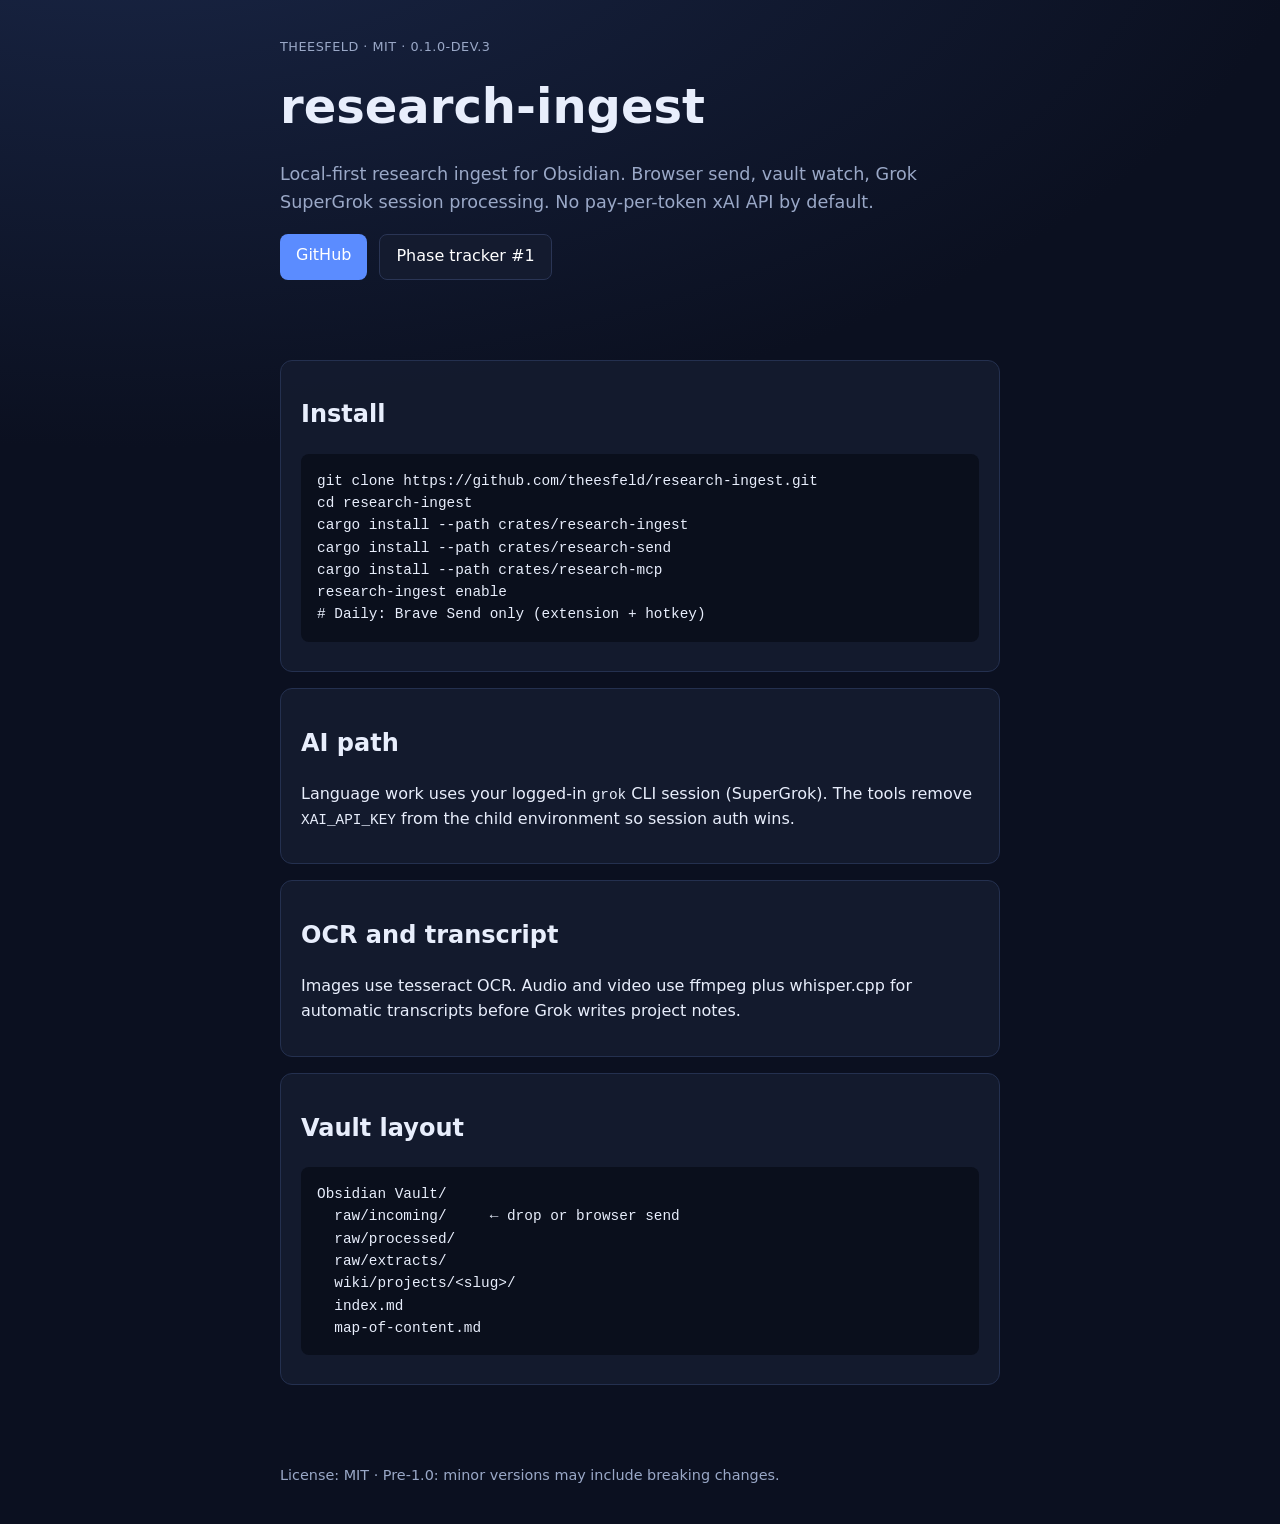
<file: site/index.html>
<!DOCTYPE html>
<html lang="en">
  <head>
    <meta charset="utf-8" />
    <meta name="viewport" content="width=device-width, initial-scale=1" />
    <title>research-ingest</title>
    <link rel="stylesheet" href="assets/style.css" />
  </head>
  <body>
    <header class="hero">
      <p class="eyebrow">theesfeld · MIT · 0.1.0-dev.3</p>
      <h1>research-ingest</h1>
      <p class="lede">
        Local-first research ingest for Obsidian. Browser send, vault watch, Grok
        SuperGrok session processing. No pay-per-token xAI API by default.
      </p>
      <p class="cta-row">
        <a class="cta" href="https://github.com/theesfeld/research-ingest">GitHub</a>
        <a class="cta secondary" href="https://github.com/theesfeld/research-ingest/issues/1"
          >Phase tracker #1</a
        >
      </p>
    </header>

    <main>
      <section>
        <h2>Install</h2>
        <pre><code>git clone https://github.com/theesfeld/research-ingest.git
cd research-ingest
cargo install --path crates/research-ingest
cargo install --path crates/research-send
cargo install --path crates/research-mcp
research-ingest enable
# Daily: Brave Send only (extension + hotkey)</code></pre>
      </section>

      <section>
        <h2>AI path</h2>
        <p>
          Language work uses your logged-in <code>grok</code> CLI session
          (SuperGrok). The tools remove <code>XAI_API_KEY</code> from the child
          environment so session auth wins.
        </p>
      </section>

      <section>
        <h2>OCR and transcript</h2>
        <p>
          Images use tesseract OCR. Audio and video use ffmpeg plus whisper.cpp
          for automatic transcripts before Grok writes project notes.
        </p>
      </section>

      <section>
        <h2>Vault layout</h2>
        <pre><code>Obsidian Vault/
  raw/incoming/     ← drop or browser send
  raw/processed/
  raw/extracts/
  wiki/projects/&lt;slug&gt;/
  index.md
  map-of-content.md</code></pre>
      </section>
    </main>

    <footer>
      <p>License: MIT · Pre-1.0: minor versions may include breaking changes.</p>
    </footer>
  </body>
</html>
</file>
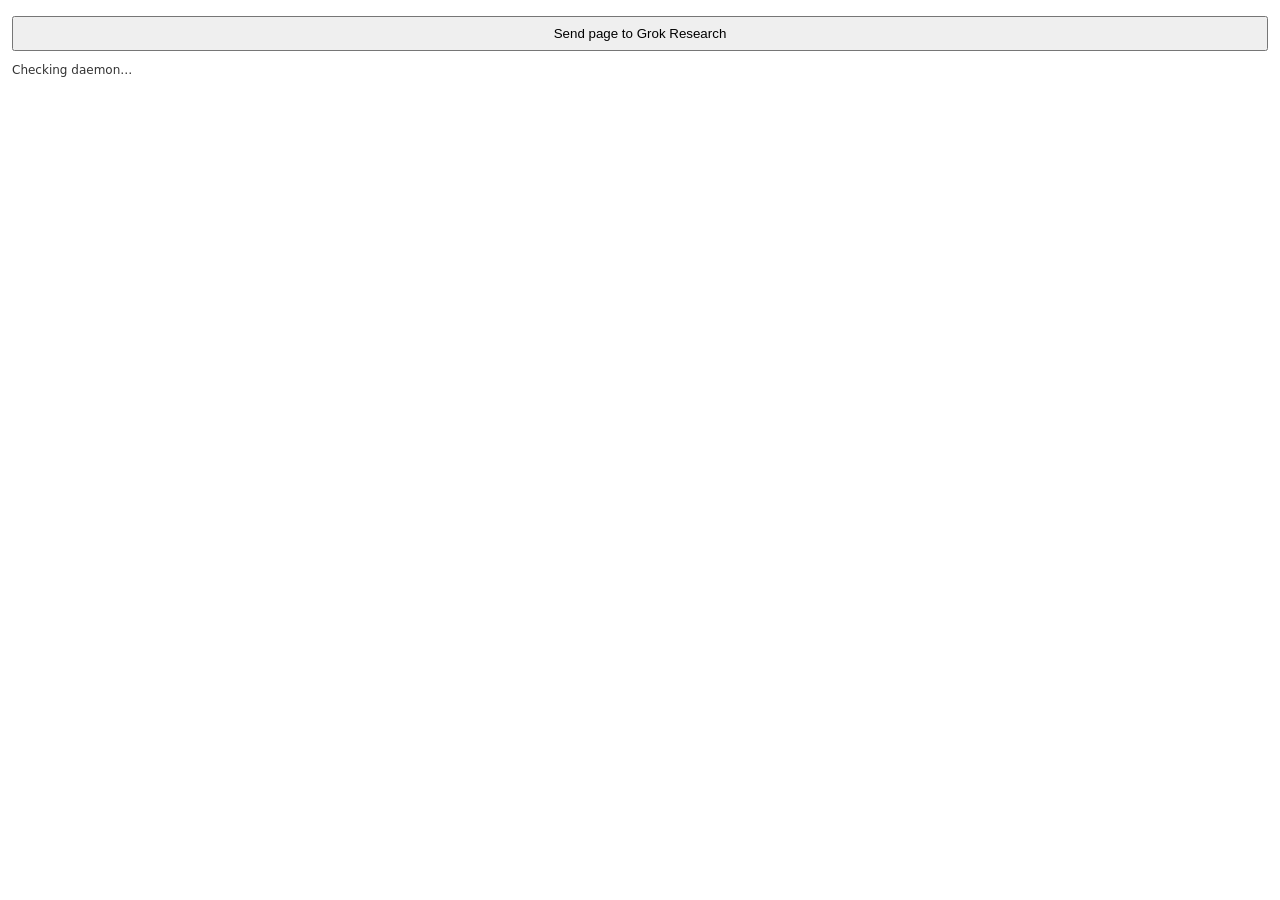
<file: browser-extension/popup.html>
<!DOCTYPE html>
<html lang="en">
  <head>
    <meta charset="utf-8" />
    <title>Send to Grok Research</title>
    <style>
      body {
        font-family: system-ui, sans-serif;
        margin: 12px;
        min-width: 240px;
      }
      button {
        width: 100%;
        padding: 8px;
        margin: 4px 0;
        cursor: pointer;
      }
      #status {
        font-size: 12px;
        margin-top: 8px;
        color: #333;
        white-space: pre-wrap;
      }
      .ok {
        color: #0a7;
      }
      .bad {
        color: #c22;
      }
    </style>
  </head>
  <body>
    <button id="send">Send page to Grok Research</button>
    <div id="status">Checking daemon…</div>
    <script src="popup.js"></script>
  </body>
</html>
</file>
<file: site/assets/style.css>
:root {
  --bg: #0b1020;
  --fg: #e8eefc;
  --muted: #9aa8c7;
  --accent: #5b8cff;
  --card: #141b2f;
}
* {
  box-sizing: border-box;
}
html {
  scroll-behavior: smooth;
}
body {
  margin: 0;
  font-family: "Segoe UI", system-ui, sans-serif;
  background: radial-gradient(1200px 600px at 10% -10%, #1a2748, var(--bg));
  color: var(--fg);
  line-height: 1.55;
}
.hero,
main,
footer {
  max-width: 48rem;
  margin: 0 auto;
  padding: 1.5rem;
}
.eyebrow {
  color: var(--muted);
  letter-spacing: 0.04em;
  text-transform: uppercase;
  font-size: 0.8rem;
}
h1 {
  font-size: clamp(2rem, 5vw, 3rem);
  margin: 0.2rem 0 0.8rem;
}
.lede {
  color: var(--muted);
  font-size: 1.1rem;
}
.cta-row {
  display: flex;
  gap: 0.75rem;
  flex-wrap: wrap;
}
.cta {
  display: inline-block;
  background: var(--accent);
  color: #fff;
  text-decoration: none;
  padding: 0.6rem 1rem;
  border-radius: 0.5rem;
}
.cta.secondary {
  background: var(--card);
  border: 1px solid #2a3555;
}
section {
  background: color-mix(in srgb, var(--card) 90%, transparent);
  border: 1px solid #24304f;
  border-radius: 0.75rem;
  padding: 1rem 1.25rem;
  margin: 1rem 0;
}
pre {
  overflow-x: auto;
  background: #0a0f1c;
  padding: 1rem;
  border-radius: 0.5rem;
}
code {
  font-family: ui-monospace, SFMono-Regular, Menlo, monospace;
  font-size: 0.9rem;
}
footer {
  color: var(--muted);
  font-size: 0.9rem;
}
@media (prefers-reduced-motion: reduce) {
  html {
    scroll-behavior: auto;
  }
}
</file>
